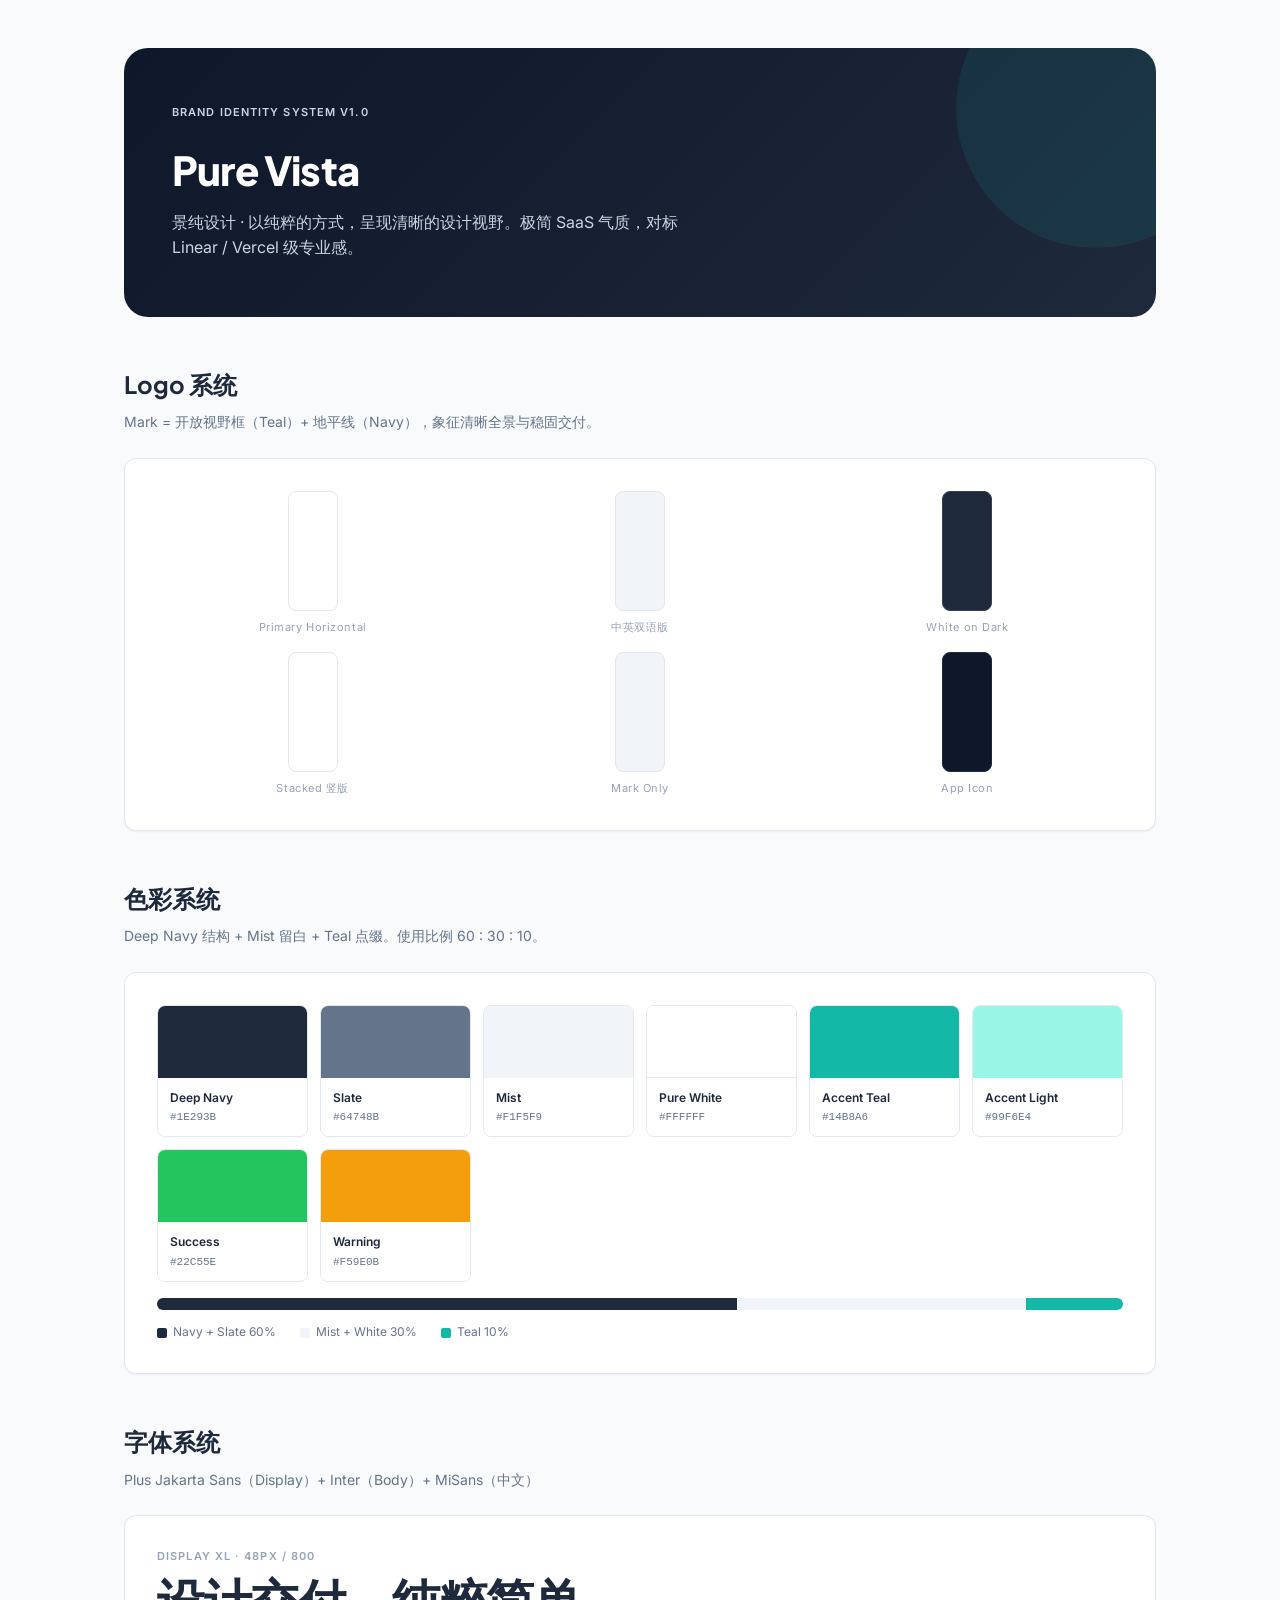
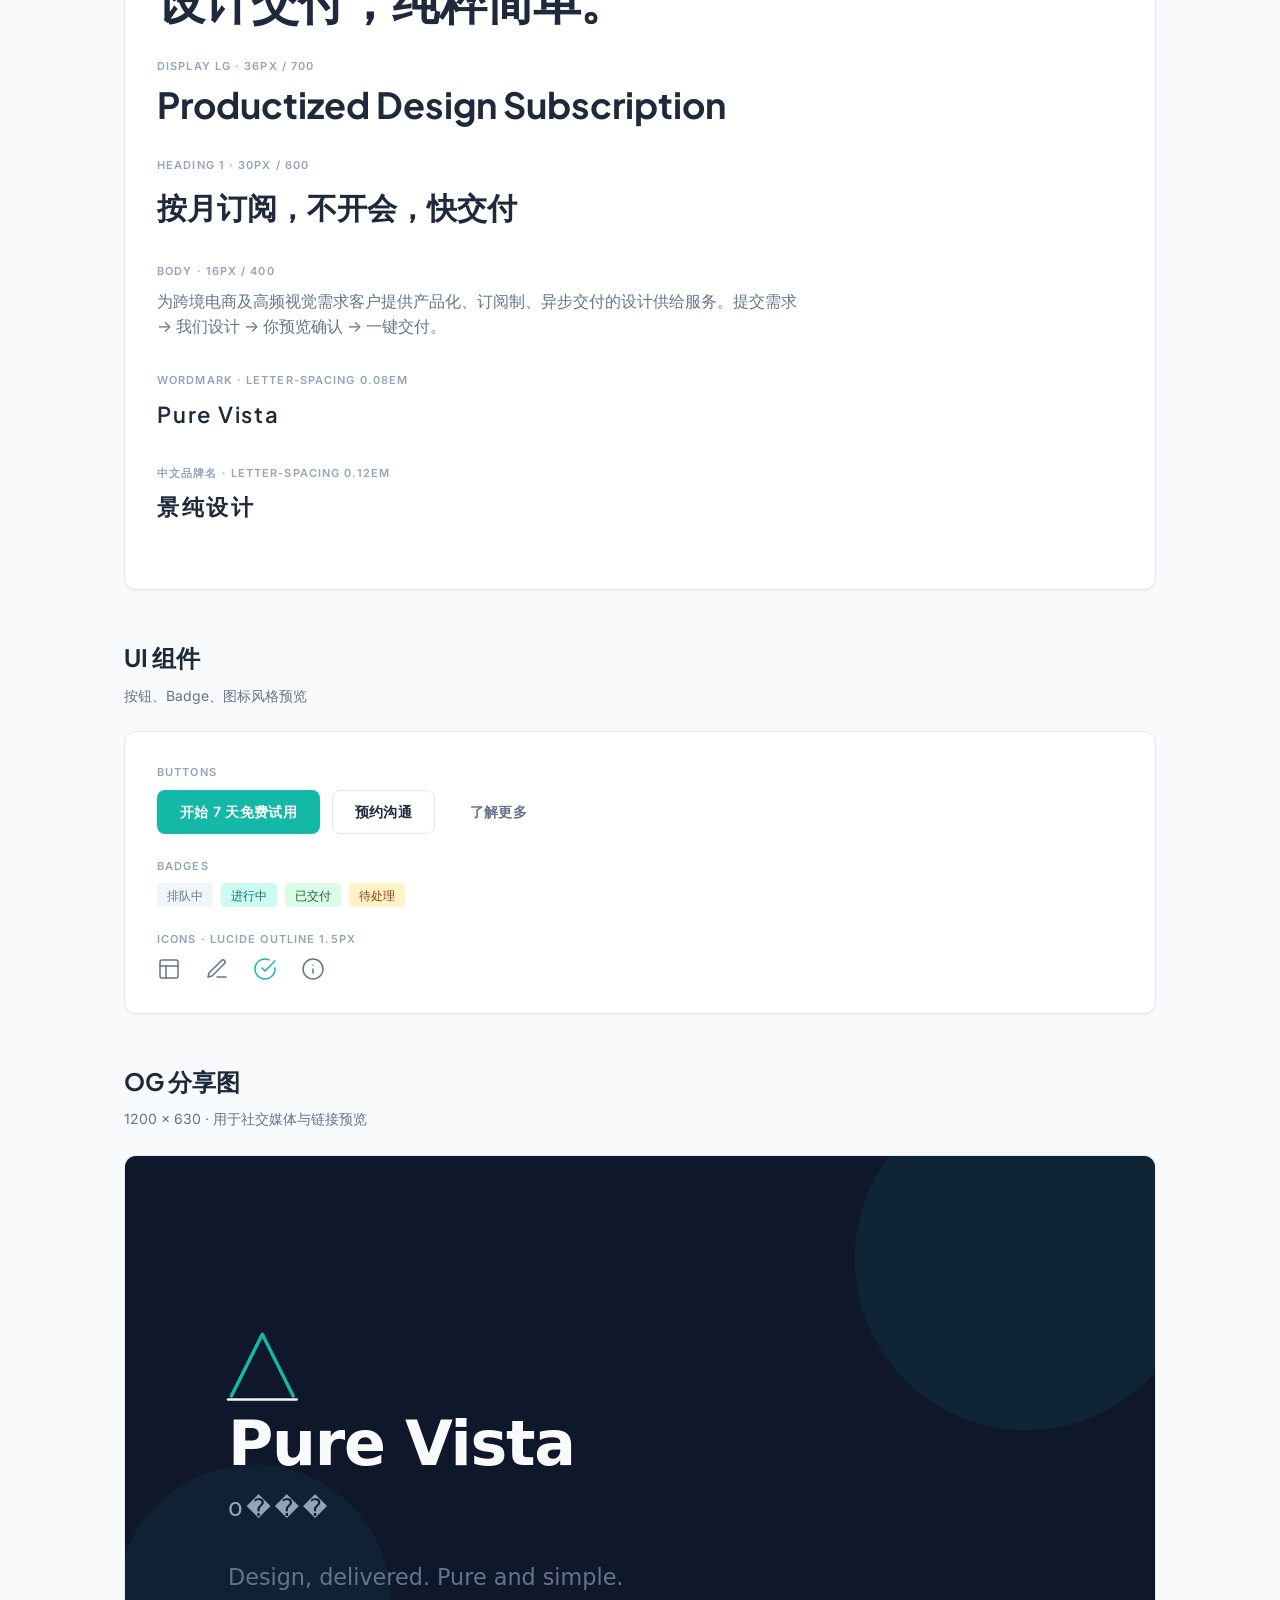
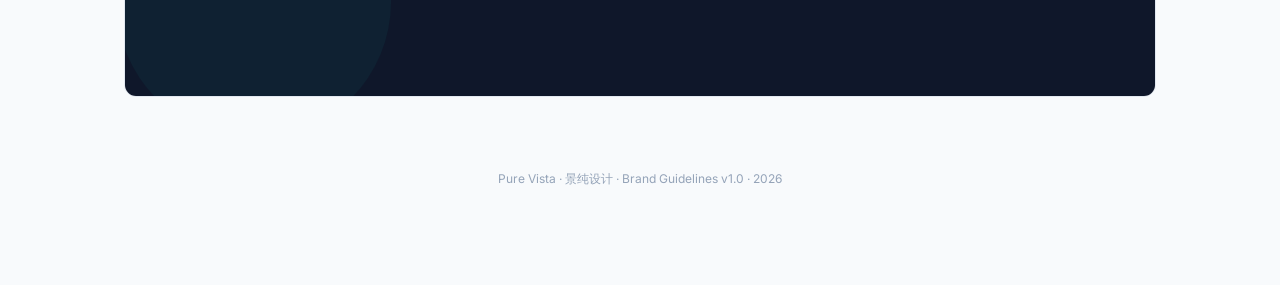
<file: previews/brand-board.html>
<!DOCTYPE html>
<html lang="zh-CN">
<head>
<meta charset="UTF-8">
<meta name="viewport" content="width=device-width, initial-scale=1.0">
<title>Pure Vista · 品牌资产展示板</title>
<link rel="preconnect" href="https://fonts.googleapis.com">
<link rel="preconnect" href="https://fonts.gstatic.com" crossorigin>
<link href="https://fonts.googleapis.com/css2?family=Inter:wght@400;500;600&family=Plus+Jakarta+Sans:wght@600;700;800&display=swap" rel="stylesheet">
<link rel="stylesheet" href="../design-tokens.css">
<style>
  *, *::before, *::after { box-sizing: border-box; margin: 0; padding: 0; }
  body {
    font-family: var(--pv-font-body);
    color: var(--pv-color-text);
    background: var(--pv-navy-50);
    line-height: var(--pv-leading-relaxed);
    -webkit-font-smoothing: antialiased;
  }
  .page { max-width: 1080px; margin: 0 auto; padding: 48px 24px 96px; }
  .hero {
    background: linear-gradient(135deg, var(--pv-navy-900) 0%, var(--pv-navy-800) 100%);
    border-radius: var(--pv-radius-2xl);
    padding: 56px 48px;
    color: #fff;
    margin-bottom: 48px;
    position: relative;
    overflow: hidden;
  }
  .hero::after {
    content: "";
    position: absolute;
    top: -80px; right: -80px;
    width: 280px; height: 280px;
    border-radius: 50%;
    background: var(--pv-teal-500);
    opacity: 0.1;
  }
  .hero__eyebrow {
    font-size: var(--pv-text-overline);
    font-weight: 600;
    letter-spacing: var(--pv-tracking-wider);
    text-transform: uppercase;
    color: var(--pv-teal-400);
    margin-bottom: 16px;
  }
  .hero h1 {
    font-family: var(--pv-font-display);
    font-size: 2.5rem;
    font-weight: 800;
    letter-spacing: var(--pv-tracking-tight);
    margin-bottom: 8px;
  }
  .hero p { color: var(--pv-navy-300); max-width: 520px; }
  section { margin-bottom: 48px; }
  .section-title {
    font-family: var(--pv-font-display);
    font-size: var(--pv-text-h2);
    font-weight: 700;
    margin-bottom: 8px;
  }
  .section-desc { color: var(--pv-color-text-muted); font-size: var(--pv-text-body-sm); margin-bottom: 24px; }
  .card {
    background: #fff;
    border: 1px solid var(--pv-color-border);
    border-radius: var(--pv-radius-lg);
    padding: 32px;
    box-shadow: var(--pv-shadow-sm);
  }
  .logo-grid {
    display: grid;
    grid-template-columns: repeat(auto-fit, minmax(280px, 1fr));
    gap: 16px;
  }
  .logo-cell {
    border-radius: var(--pv-radius-md);
    padding: 32px 24px;
    display: flex;
    align-items: center;
    justify-content: center;
    min-height: 120px;
    border: 1px solid var(--pv-color-border);
  }
  .logo-cell img, .logo-cell svg { max-width: 100%; height: auto; max-height: 48px; }
  .logo-cell--dark { background: var(--pv-navy-800); border-color: var(--pv-navy-700); }
  .logo-cell--mist { background: var(--pv-navy-100); }
  .logo-cell--navy { background: var(--pv-navy-900); border-color: var(--pv-navy-800); }
  .logo-cell__label {
    font-size: 11px;
    color: var(--pv-color-text-subtle);
    text-align: center;
    margin-top: 8px;
    letter-spacing: 0.05em;
  }
  .logo-wrap { display: flex; flex-direction: column; align-items: center; }
  .color-grid { display: grid; grid-template-columns: repeat(auto-fill, minmax(140px, 1fr)); gap: 12px; }
  .swatch {
    border-radius: var(--pv-radius-md);
    overflow: hidden;
    border: 1px solid var(--pv-color-border);
  }
  .swatch__color { height: 72px; }
  .swatch__info { padding: 10px 12px; background: #fff; }
  .swatch__name { font-size: 12px; font-weight: 600; }
  .swatch__hex { font-size: 11px; color: var(--pv-color-text-muted); font-family: var(--pv-font-mono); margin-top: 2px; }
  .type-specimen { margin-bottom: 32px; }
  .type-specimen__label {
    font-size: 11px;
    font-weight: 600;
    letter-spacing: 0.1em;
    text-transform: uppercase;
    color: var(--pv-color-text-subtle);
    margin-bottom: 8px;
  }
  .type-display-xl { font-family: var(--pv-font-display); font-size: 48px; font-weight: 800; letter-spacing: -0.02em; line-height: 1.1; }
  .type-display-lg { font-family: var(--pv-font-display); font-size: 36px; font-weight: 700; line-height: 1.15; }
  .type-h1 { font-family: var(--pv-font-display); font-size: 30px; font-weight: 600; }
  .type-body { font-size: 16px; font-weight: 400; color: var(--pv-color-text-muted); max-width: 640px; }
  .type-wordmark { font-family: var(--pv-font-display); font-size: 22px; font-weight: 600; letter-spacing: 0.08em; }
  .type-cn { font-size: 22px; font-weight: 600; letter-spacing: 0.12em; }
  .btn-row { display: flex; flex-wrap: wrap; gap: 12px; margin-top: 8px; }
  .btn {
    display: inline-flex; align-items: center; justify-content: center;
    font-family: var(--pv-font-body); font-size: 14px; font-weight: 600;
    letter-spacing: 0.02em; height: 44px; padding: 0 22px;
    border-radius: var(--pv-radius-md); border: 1px solid transparent;
    cursor: default;
  }
  .btn--primary { background: var(--pv-teal-500); color: #fff; }
  .btn--secondary { background: #fff; color: var(--pv-navy-800); border-color: var(--pv-navy-200); }
  .btn--ghost { background: transparent; color: var(--pv-navy-500); }
  .badge-row { display: flex; flex-wrap: wrap; gap: 8px; margin-top: 8px; }
  .badge {
    display: inline-flex; align-items: center; height: 24px; padding: 0 10px;
    font-size: 12px; font-weight: 500; border-radius: 4px;
  }
  .badge--default { background: var(--pv-navy-100); color: var(--pv-navy-500); }
  .badge--active { background: var(--pv-teal-100); color: var(--pv-teal-700); }
  .badge--success { background: var(--pv-color-success-bg); color: var(--pv-color-success-text); }
  .badge--warning { background: var(--pv-color-warning-bg); color: var(--pv-color-warning-text); }
  .icon-row { display: flex; gap: 24px; align-items: center; color: var(--pv-navy-500); }
  .icon-row svg { width: 24px; height: 24px; stroke: currentColor; fill: none; stroke-width: 1.5; stroke-linecap: round; stroke-linejoin: round; }
  .icon-row .accent { color: var(--pv-teal-500); }
  .ratio-bar { display: flex; height: 12px; border-radius: 6px; overflow: hidden; margin-top: 16px; }
  .ratio-bar span:nth-child(1) { flex: 60; background: var(--pv-navy-800); }
  .ratio-bar span:nth-child(2) { flex: 30; background: var(--pv-navy-100); }
  .ratio-bar span:nth-child(3) { flex: 10; background: var(--pv-teal-500); }
  .ratio-legend { display: flex; gap: 24px; margin-top: 12px; font-size: 12px; color: var(--pv-color-text-muted); }
  .ratio-legend i { display: inline-block; width: 10px; height: 10px; border-radius: 2px; margin-right: 6px; vertical-align: middle; }
  .og-preview { border-radius: var(--pv-radius-lg); overflow: hidden; border: 1px solid var(--pv-color-border); }
  .og-preview img { width: 100%; display: block; }
  footer { text-align: center; font-size: 12px; color: var(--pv-color-text-subtle); padding-top: 24px; }
</style>
</head>
<body>
<div class="page">

  <header class="hero">
    <p class="hero__eyebrow">Brand Identity System v1.0</p>
    <h1>Pure Vista</h1>
    <p>景纯设计 · 以纯粹的方式，呈现清晰的设计视野。极简 SaaS 气质，对标 Linear / Vercel 级专业感。</p>
  </header>

  <section>
    <h2 class="section-title">Logo 系统</h2>
    <p class="section-desc">Mark = 开放视野框（Teal）+ 地平线（Navy），象征清晰全景与稳固交付。</p>
    <div class="card">
      <div class="logo-grid">
        <div class="logo-wrap">
          <div class="logo-cell"><img src="../logo/primary-horizontal.svg" alt="Primary"></div>
          <span class="logo-cell__label">Primary Horizontal</span>
        </div>
        <div class="logo-wrap">
          <div class="logo-cell logo-cell--mist"><img src="../logo/primary-horizontal-cn.svg" alt="CN"></div>
          <span class="logo-cell__label">中英双语版</span>
        </div>
        <div class="logo-wrap">
          <div class="logo-cell logo-cell--dark"><img src="../logo/white.svg" alt="White"></div>
          <span class="logo-cell__label">White on Dark</span>
        </div>
        <div class="logo-wrap">
          <div class="logo-cell"><img src="../logo/stacked.svg" alt="Stacked" style="max-height:100px"></div>
          <span class="logo-cell__label">Stacked 竖版</span>
        </div>
        <div class="logo-wrap">
          <div class="logo-cell logo-cell--mist"><img src="../logo/icon-transparent.svg" alt="Mark" style="max-height:40px"></div>
          <span class="logo-cell__label">Mark Only</span>
        </div>
        <div class="logo-wrap">
          <div class="logo-cell logo-cell--navy"><img src="../logo/icon.svg" alt="Icon" style="max-height:48px;border-radius:12px"></div>
          <span class="logo-cell__label">App Icon</span>
        </div>
      </div>
    </div>
  </section>

  <section>
    <h2 class="section-title">色彩系统</h2>
    <p class="section-desc">Deep Navy 结构 + Mist 留白 + Teal 点缀。使用比例 60 : 30 : 10。</p>
    <div class="card">
      <div class="color-grid">
        <div class="swatch"><div class="swatch__color" style="background:#1E293B"></div><div class="swatch__info"><div class="swatch__name">Deep Navy</div><div class="swatch__hex">#1E293B</div></div></div>
        <div class="swatch"><div class="swatch__color" style="background:#64748B"></div><div class="swatch__info"><div class="swatch__name">Slate</div><div class="swatch__hex">#64748B</div></div></div>
        <div class="swatch"><div class="swatch__color" style="background:#F1F5F9"></div><div class="swatch__info"><div class="swatch__name">Mist</div><div class="swatch__hex">#F1F5F9</div></div></div>
        <div class="swatch"><div class="swatch__color" style="background:#FFFFFF;border-bottom:1px solid #E2E8F0"></div><div class="swatch__info"><div class="swatch__name">Pure White</div><div class="swatch__hex">#FFFFFF</div></div></div>
        <div class="swatch"><div class="swatch__color" style="background:#14B8A6"></div><div class="swatch__info"><div class="swatch__name">Accent Teal</div><div class="swatch__hex">#14B8A6</div></div></div>
        <div class="swatch"><div class="swatch__color" style="background:#99F6E4"></div><div class="swatch__info"><div class="swatch__name">Accent Light</div><div class="swatch__hex">#99F6E4</div></div></div>
        <div class="swatch"><div class="swatch__color" style="background:#22C55E"></div><div class="swatch__info"><div class="swatch__name">Success</div><div class="swatch__hex">#22C55E</div></div></div>
        <div class="swatch"><div class="swatch__color" style="background:#F59E0B"></div><div class="swatch__info"><div class="swatch__name">Warning</div><div class="swatch__hex">#F59E0B</div></div></div>
      </div>
      <div class="ratio-bar"><span></span><span></span><span></span></div>
      <div class="ratio-legend">
        <span><i style="background:#1E293B"></i>Navy + Slate 60%</span>
        <span><i style="background:#F1F5F9"></i>Mist + White 30%</span>
        <span><i style="background:#14B8A6"></i>Teal 10%</span>
      </div>
    </div>
  </section>

  <section>
    <h2 class="section-title">字体系统</h2>
    <p class="section-desc">Plus Jakarta Sans（Display）+ Inter（Body）+ MiSans（中文）</p>
    <div class="card">
      <div class="type-specimen">
        <div class="type-specimen__label">Display XL · 48px / 800</div>
        <div class="type-display-xl">设计交付，纯粹简单。</div>
      </div>
      <div class="type-specimen">
        <div class="type-specimen__label">Display LG · 36px / 700</div>
        <div class="type-display-lg">Productized Design Subscription</div>
      </div>
      <div class="type-specimen">
        <div class="type-specimen__label">Heading 1 · 30px / 600</div>
        <div class="type-h1">按月订阅，不开会，快交付</div>
      </div>
      <div class="type-specimen">
        <div class="type-specimen__label">Body · 16px / 400</div>
        <div class="type-body">为跨境电商及高频视觉需求客户提供产品化、订阅制、异步交付的设计供给服务。提交需求 → 我们设计 → 你预览确认 → 一键交付。</div>
      </div>
      <div class="type-specimen">
        <div class="type-specimen__label">Wordmark · letter-spacing 0.08em</div>
        <div class="type-wordmark">Pure Vista</div>
      </div>
      <div class="type-specimen">
        <div class="type-specimen__label">中文品牌名 · letter-spacing 0.12em</div>
        <div class="type-cn">景纯设计</div>
      </div>
    </div>
  </section>

  <section>
    <h2 class="section-title">UI 组件</h2>
    <p class="section-desc">按钮、Badge、图标风格预览</p>
    <div class="card">
      <div class="type-specimen__label">Buttons</div>
      <div class="btn-row">
        <span class="btn btn--primary">开始 7 天免费试用</span>
        <span class="btn btn--secondary">预约沟通</span>
        <span class="btn btn--ghost">了解更多</span>
      </div>
      <div class="type-specimen__label" style="margin-top:24px">Badges</div>
      <div class="badge-row">
        <span class="badge badge--default">排队中</span>
        <span class="badge badge--active">进行中</span>
        <span class="badge badge--success">已交付</span>
        <span class="badge badge--warning">待处理</span>
      </div>
      <div class="type-specimen__label" style="margin-top:24px">Icons · Lucide Outline 1.5px</div>
      <div class="icon-row">
        <svg viewBox="0 0 24 24"><rect x="3" y="3" width="18" height="18" rx="2"/><path d="M3 9h18M9 21V9"/></svg>
        <svg viewBox="0 0 24 24"><path d="M12 20h9M16.5 3.5a2.12 2.12 0 013 3L7 19l-4 1 1-4Z"/></svg>
        <svg class="accent" viewBox="0 0 24 24"><path d="M22 11.08V12a10 10 0 11-5.93-9.14"/><path d="M22 4L12 14.01l-3-3"/></svg>
        <svg viewBox="0 0 24 24"><circle cx="12" cy="12" r="10"/><path d="M12 16v-4M12 8h.01"/></svg>
      </div>
    </div>
  </section>

  <section>
    <h2 class="section-title">OG 分享图</h2>
    <p class="section-desc">1200 × 630 · 用于社交媒体与链接预览</p>
    <div class="og-preview">
      <img src="../logo/og-image.svg" alt="OG Image">
    </div>
  </section>

  <footer>Pure Vista · 景纯设计 · Brand Guidelines v1.0 · 2026</footer>
</div>
</body>
</html>
</file>
<file: design-tokens.css>
/**
 * Pure Vista · Design Tokens
 * 用法：@import 或在 :root 中引用
 * 版本：v1.0
 */

:root {
  /* ── Colors: Primary ── */
  --pv-navy-950: #020617;
  --pv-navy-900: #0F172A;
  --pv-navy-800: #1E293B;
  --pv-navy-700: #334155;
  --pv-navy-600: #475569;
  --pv-navy-500: #64748B;
  --pv-navy-400: #94A3B8;
  --pv-navy-300: #CBD5E1;
  --pv-navy-200: #E2E8F0;
  --pv-navy-100: #F1F5F9;
  --pv-navy-50:  #F8FAFC;

  --pv-teal-900: #134E4A;
  --pv-teal-800: #115E59;
  --pv-teal-700: #0F766E;
  --pv-teal-600: #0D9488;
  --pv-teal-500: #14B8A6;
  --pv-teal-400: #2DD4BF;
  --pv-teal-300: #5EEAD4;
  --pv-teal-200: #99F6E4;
  --pv-teal-100: #CCFBF1;
  --pv-teal-50:  #F0FDFA;

  --pv-white: #FFFFFF;

  /* ── Colors: Semantic ── */
  --pv-color-primary:     var(--pv-navy-800);
  --pv-color-accent:      var(--pv-teal-500);
  --pv-color-accent-hover: var(--pv-teal-600);
  --pv-color-accent-light: var(--pv-teal-200);
  --pv-color-bg:          var(--pv-white);
  --pv-color-bg-muted:    var(--pv-navy-100);
  --pv-color-text:        var(--pv-navy-800);
  --pv-color-text-muted:  var(--pv-navy-500);
  --pv-color-text-subtle: var(--pv-navy-400);
  --pv-color-border:      var(--pv-navy-200);
  --pv-color-border-hover: var(--pv-navy-300);

  --pv-color-success: #22C55E;
  --pv-color-success-bg: #DCFCE7;
  --pv-color-success-text: #166534;
  --pv-color-warning: #F59E0B;
  --pv-color-warning-bg: #FEF3C7;
  --pv-color-warning-text: #92400E;
  --pv-color-error: #EF4444;
  --pv-color-error-bg: #FEE2E2;
  --pv-color-error-text: #991B1B;
  --pv-color-info: #3B82F6;

  /* ── Typography ── */
  --pv-font-display: 'Plus Jakarta Sans', 'MiSans', system-ui, sans-serif;
  --pv-font-body: 'Inter', 'MiSans', system-ui, sans-serif;
  --pv-font-mono: 'Geist Mono', 'JetBrains Mono', monospace;

  --pv-text-display-xl: 3rem;
  --pv-text-display-lg: 2.25rem;
  --pv-text-h1: 1.875rem;
  --pv-text-h2: 1.5rem;
  --pv-text-h3: 1.25rem;
  --pv-text-body-lg: 1.125rem;
  --pv-text-body: 1rem;
  --pv-text-body-sm: 0.875rem;
  --pv-text-caption: 0.75rem;
  --pv-text-overline: 0.6875rem;

  --pv-leading-tight: 1.1;
  --pv-leading-snug: 1.25;
  --pv-leading-normal: 1.5;
  --pv-leading-relaxed: 1.6;

  --pv-tracking-tight: -0.02em;
  --pv-tracking-normal: 0;
  --pv-tracking-wide: 0.08em;
  --pv-tracking-wider: 0.1em;

  /* ── Spacing ── */
  --pv-space-1: 0.25rem;
  --pv-space-2: 0.5rem;
  --pv-space-3: 0.75rem;
  --pv-space-4: 1rem;
  --pv-space-5: 1.25rem;
  --pv-space-6: 1.5rem;
  --pv-space-8: 2rem;
  --pv-space-10: 2.5rem;
  --pv-space-12: 3rem;
  --pv-space-16: 4rem;
  --pv-space-20: 5rem;
  --pv-space-24: 6rem;

  /* ── Border Radius ── */
  --pv-radius-sm: 4px;
  --pv-radius-md: 8px;
  --pv-radius-lg: 12px;
  --pv-radius-xl: 16px;
  --pv-radius-2xl: 24px;
  --pv-radius-full: 9999px;

  /* ── Shadows ── */
  --pv-shadow-sm: 0 1px 2px rgba(15, 23, 42, 0.05);
  --pv-shadow-md: 0 4px 12px rgba(15, 23, 42, 0.08);
  --pv-shadow-lg: 0 8px 24px rgba(15, 23, 42, 0.12);
  --pv-shadow-xl: 0 16px 48px rgba(15, 23, 42, 0.16);
  --pv-shadow-focus: 0 0 0 3px rgba(20, 184, 166, 0.15);

  /* ── Layout ── */
  --pv-max-width: 1200px;
  --pv-max-width-dashboard: 1440px;

  /* ── Transitions ── */
  --pv-transition-fast: 150ms ease;
  --pv-transition-normal: 250ms ease;
}

[data-theme="dark"] {
  --pv-color-bg: var(--pv-navy-900);
  --pv-color-bg-muted: var(--pv-navy-800);
  --pv-color-text: var(--pv-navy-100);
  --pv-color-text-muted: var(--pv-navy-400);
  --pv-color-text-subtle: var(--pv-navy-500);
  --pv-color-border: var(--pv-navy-700);
  --pv-color-border-hover: var(--pv-navy-600);
  --pv-color-accent: var(--pv-teal-400);
  --pv-color-accent-hover: var(--pv-teal-300);
}
</file>
